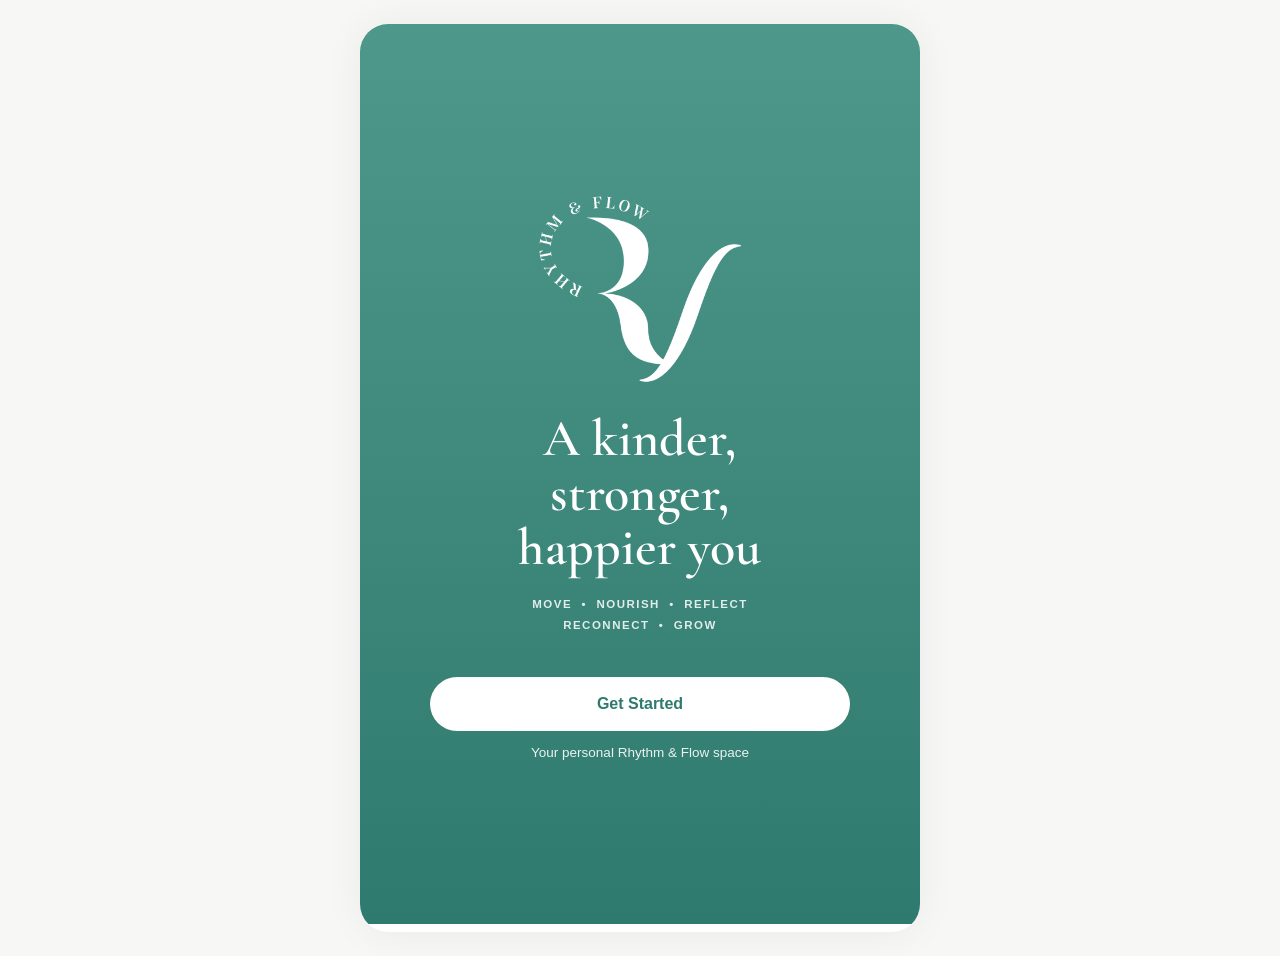
<file: backend/RhythmFlow.Api/wwwroot/app/index.html>
<!doctype html>
<html lang="en">
<head>
  <meta charset="utf-8">
  <meta name="viewport" content="width=device-width, initial-scale=1, viewport-fit=cover">
  <title>Rhythm &amp; Flow</title>
  <meta name="description" content="Rhythm &amp; Flow: movement, classes and reflection, in your pocket.">
  <meta name="theme-color" content="#2F7A6E">
  <meta name="apple-mobile-web-app-capable" content="yes">
  <meta name="mobile-web-app-capable" content="yes">
  <meta name="apple-mobile-web-app-status-bar-style" content="default">
  <meta name="apple-mobile-web-app-title" content="Rhythm &amp; Flow">
  <meta name="format-detection" content="telephone=no">
  <link rel="manifest" href="manifest.webmanifest">
  <link rel="apple-touch-icon" href="img/icon-180.png">
  <link rel="icon" type="image/png" href="img/icon-192.png">
  <link rel="stylesheet" href="app.css">
</head>
<body>
  <div id="app">
    <main id="view" tabindex="-1" aria-live="polite"></main>
    <nav id="tabs" aria-label="Main" hidden></nav>
  </div>
  <div id="overlay" hidden></div>
  <div id="toast" role="status" aria-live="polite" hidden></div>
  <noscript><p style="padding:24px;font-family:system-ui">Rhythm &amp; Flow needs JavaScript to run. Please turn it on in your browser settings.</p></noscript>
  <script src="js/core.js"></script>
  <script src="js/demo.js"></script>
  <script src="js/auth.js"></script>
  <script src="js/main.js"></script>
  <script src="js/events.js"></script>
  <script src="js/plans.js"></script>
  <script src="js/more.js"></script>
  <script src="js/admin.js"></script>
  <script src="js/boot.js"></script>
</body>
</html>
</file>
<file: backend/RhythmFlow.Api/wwwroot/app/app.css>
/* Rhythm & Flow: mobile web app. Brand colours match the Android app (Theme.kt). */
@font-face {
  font-family: "Cormorant Garamond";
  src: url(fonts/cormorant.ttf) format("truetype");
  font-weight: 300 700; font-style: normal; font-display: swap;
}

:root {
  --teal: #4E978B; --teal-deep: #2F7A6E; --teal-soft: #E3F0ED; --teal-mist: #F0F7F5;
  --tang: #E3633D; --tang-deep: #B5421E; --tang-soft: #FCE9E2;
  --ink: #1B1B1B; --muted: #5F6663; --line: #DADADA; --canvas: #F7F8F6; --surface: #F3F4F2; --error: #B3261E;
  --shadow: 0 6px 18px rgba(27, 61, 56, .10), 0 1px 3px rgba(27, 61, 56, .08);
  --head: "Cormorant Garamond", Georgia, "Times New Roman", serif;
  --body: -apple-system, BlinkMacSystemFont, "SF Pro Text", "Segoe UI", Roboto, "Helvetica Neue", Arial, sans-serif;
  --safe-top: env(safe-area-inset-top, 0px); --safe-bottom: env(safe-area-inset-bottom, 0px);
}
* { box-sizing: border-box; -webkit-tap-highlight-color: transparent; }
html { -webkit-text-size-adjust: 100%; }
body { margin: 0; background: var(--canvas); color: var(--ink); font: 16px/1.5 var(--body); }
#app { max-width: 560px; margin: 0 auto; min-height: 100vh; min-height: 100dvh; background: #fff; position: relative; display: flex; flex-direction: column; box-shadow: 0 0 40px rgba(0,0,0,.06); }
#view { flex: 1; outline: none; padding-top: var(--safe-top); padding-bottom: 8px; }
img { max-width: 100%; }
a { color: var(--teal-deep); }
h1, h2, h3, .head { font-family: var(--head); font-weight: 600; line-height: 1.1; margin: 0; letter-spacing: .1px; }
h1 { font-size: 38px; } h2 { font-size: 28px; } h3 { font-size: 21px; font-weight: 700; }
p { margin: 0; }
.muted { color: var(--muted); } .small { font-size: 13.5px; } .center { text-align: center; }
.grow { flex: 1; min-width: 0; }
.stack { display: flex; flex-direction: column; gap: 12px; } .stack-sm { display: flex; flex-direction: column; gap: 8px; }
.row { display: flex; align-items: center; gap: 12px; } .between { justify-content: space-between; }
.pad { padding: 0 20px; } .pt { padding-top: 16px; } .mt { margin-top: 20px; } .mt-s { margin-top: 10px; } .mb { margin-bottom: 20px; }
.hidden { display: none !important; }
.clamp2 { display: -webkit-box; -webkit-line-clamp: 2; -webkit-box-orient: vertical; overflow: hidden; }
.sr-only { position: absolute; width: 1px; height: 1px; overflow: hidden; clip: rect(0 0 0 0); white-space: nowrap; }

.ic { width: 24px; height: 24px; fill: currentColor; flex: none; }
.ic.sm { width: 18px; height: 18px; } .ic.lg { width: 34px; height: 34px; }

/* header */
.top { display: flex; align-items: center; gap: 6px; padding: 12px 20px 8px; min-height: 64px; }
.top h2 { flex: 1; }
.top .sub { color: var(--muted); font-size: 14px; margin-top: 2px; }
.iconbtn { width: 48px; height: 48px; border: 0; background: transparent; color: var(--ink); border-radius: 50%; display: grid; place-items: center; cursor: pointer; position: relative; margin-left: -12px; }
.iconbtn.right { margin: 0 -10px 0 0; }
.iconbtn:active { background: var(--surface); }
.badge { position: absolute; top: 4px; right: 2px; background: var(--tang-deep); color: #fff; font-size: 11px; font-weight: 700; min-width: 18px; height: 18px; border-radius: 9px; display: grid; place-items: center; padding: 0 4px; }

/* cards, buttons, pills */
.card { display: block; background: #fff; border-radius: 22px; box-shadow: var(--shadow); padding: 16px; color: inherit; text-decoration: none; transition: transform .12s ease; }
a.card:active, button.card:active { transform: scale(.985); }
.card.tint { background: var(--teal-soft); box-shadow: none; } .card.tang { background: var(--tang-soft); box-shadow: none; } .card.mist { background: var(--teal-mist); }
.card.flat { box-shadow: none; border: 1px solid var(--line); }
.btn { display: flex; align-items: center; justify-content: center; gap: 8px; width: 100%; min-height: 54px; padding: 12px 24px; border: 0; border-radius: 28px; font: 600 16px var(--body); color: #fff; text-decoration: none; cursor: pointer;
  background: linear-gradient(90deg, #3B8C7F, var(--teal-deep)); box-shadow: 0 8px 18px rgba(47,122,110,.28); transition: transform .12s ease; }
.btn:active { transform: scale(.97); }
.btn.accent { background: linear-gradient(90deg, #C9502B, var(--tang-deep)); box-shadow: 0 8px 18px rgba(181,66,30,.28); }
.btn.secondary { background: #fff; color: var(--ink); border: 1px solid var(--line); box-shadow: none; }
.btn.danger { background: #fff; color: var(--tang-deep); border: 1px solid var(--tang-deep); box-shadow: none; }
.btn[disabled], .btn.disabled { background: var(--line); color: var(--muted); box-shadow: none; cursor: default; }
.btn.small { min-height: 44px; width: auto; padding: 8px 18px; font-size: 14.5px; }
.linkbtn { background: none; border: 0; color: var(--teal-deep); font: 600 15px var(--body); padding: 12px 8px; min-height: 44px; cursor: pointer; text-decoration: none; }
.linkbtn.danger { color: var(--error); }
.pill { display: inline-block; background: var(--teal-soft); color: var(--teal-deep); font-size: 12.5px; font-weight: 600; padding: 3px 11px; border-radius: 20px; white-space: nowrap; }
.pill.grey { background: var(--surface); color: var(--muted); } .pill.tang { background: var(--tang-soft); color: var(--tang-deep); } .pill.solid { background: var(--tang-deep); color: #fff; }
.pills { display: flex; flex-wrap: wrap; gap: 6px; margin-top: 8px; }
.chips { display: flex; gap: 8px; overflow-x: auto; padding: 4px 20px 8px; scrollbar-width: none; -webkit-overflow-scrolling: touch; }
.chips::-webkit-scrollbar { display: none; }
.chip { flex: none; min-height: 44px; padding: 8px 18px; border-radius: 22px; border: 1px solid var(--line); background: #fff; color: var(--ink); font: 600 15px var(--body); cursor: pointer; }
.chip.on { background: var(--teal-deep); border-color: var(--teal-deep); color: #fff; }

/* forms */
.field { position: relative; margin-bottom: 14px; }
.field label { display: block; font-size: 13px; color: var(--muted); margin: 0 0 4px 6px; font-weight: 600; }
.field input, .field textarea { width: 100%; font: 16px var(--body); padding: 15px 16px; border: 1px solid var(--line); border-radius: 16px; background: #fff; color: var(--ink); outline: none; appearance: none; -webkit-appearance: none; }
.field textarea { min-height: 110px; resize: vertical; }
.field input:focus, .field textarea:focus { border-color: var(--teal-deep); box-shadow: 0 0 0 3px rgba(47,122,110,.18); }
.field.err input, .field.err textarea { border-color: var(--error); }
.field .msg { color: var(--error); font-size: 13px; margin: 4px 0 0 8px; }
.field .eye { position: absolute; right: 4px; bottom: 4px; height: 46px; width: 46px; border: 0; background: none; color: var(--teal); cursor: pointer; display: grid; place-items: center; }
.formerr { color: var(--error); font-size: 14.5px; margin: 0 0 12px; }

/* auth + welcome */
.authwrap { padding: 12px 24px 32px; }
.authwrap .logo { width: 130px; display: block; margin: 8px auto 6px; }
.authwrap h1 { text-align: center; font-size: 34px; margin-top: 6px; }
.authwrap .lead { text-align: center; color: var(--muted); margin: 6px 0 22px; }
.legal { font-size: 13px; color: var(--muted); text-align: center; margin: 4px 0 14px; }
.welcome { min-height: 100dvh; display: flex; flex-direction: column; align-items: center; justify-content: center; padding: 32px 28px; text-align: center; background: linear-gradient(180deg, var(--teal), var(--teal-deep)); color: #fff; gap: 18px; }
.welcome .logo { width: 210px; }
.welcome h1 { font-size: 52px; color: #fff; line-height: 1.05; } .welcome .eyebrow.tagline { color: rgba(255,255,255,.85); letter-spacing: 1.5px; line-height: 1.8; }
.btn.white { background: #fff; color: var(--teal-deep); box-shadow: none; }
.dialog p.muted { white-space: pre-line; }
.eyebrow { font-size: 11.5px; letter-spacing: 2px; color: var(--teal-deep); font-weight: 700; }

/* home */
.greet { padding: 4px 20px 0; } .greet h1 { font-size: 36px; }
.moods { display: grid; grid-template-columns: repeat(3, 1fr); gap: 10px; padding: 0 20px; }
.mood { border: 2px solid transparent; border-radius: 20px; padding: 14px 4px 12px; text-align: center; font: 500 13px var(--body); color: var(--ink); cursor: pointer; min-height: 88px; display: flex; flex-direction: column; align-items: center; gap: 6px; transition: transform .12s ease; }
.mood .em { font-size: 26px; line-height: 1; }
.mood:active { transform: scale(.96); } .mood.on { border-color: var(--ink); }
.sect { display: flex; align-items: center; justify-content: space-between; padding: 0 20px; margin: 22px 0 8px; }
.cards3 { display: grid; grid-template-columns: repeat(3, 1fr); gap: 10px; padding: 0 20px; }
.rhythm { min-height: 118px; border-radius: 22px; padding: 12px; display: flex; flex-direction: column; justify-content: flex-end; text-decoration: none; color: var(--ink); box-shadow: var(--shadow); }
.rhythm h3 { font-size: 18px; } .rhythm span { font-size: 12.5px; color: var(--muted); }
.stat { text-align: center; padding: 14px 6px; } .stat b { display: block; font: 700 28px var(--head); color: var(--teal-deep); } .stat span { font-size: 12px; color: var(--muted); }
.banner { background: linear-gradient(135deg, #000, #2B3A37); color: #fff; border-radius: 24px; padding: 20px; position: relative; overflow: hidden; }
.banner h2 { color: #fff; font-size: 26px; } .banner p { color: rgba(255,255,255,.85); margin: 6px 0 14px; font-size: 14.5px; }
.bar { height: 6px; border-radius: 4px; background: var(--teal-soft); overflow: hidden; margin-top: 10px; } .bar i { display: block; height: 100%; background: var(--teal-deep); border-radius: 4px; }
.hint { background: var(--teal-mist); border: 1px solid var(--teal-soft); border-radius: 16px; padding: 12px 14px; font-size: 14px; display: flex; gap: 10px; align-items: flex-start; }

/* lists */
.list { display: flex; flex-direction: column; gap: 12px; padding: 4px 20px 16px; }
.lesson { display: flex; align-items: center; gap: 14px; }
.thumb { position: relative; width: 84px; height: 84px; border-radius: 16px; flex: none; display: grid; place-items: center; font-size: 34px; background: linear-gradient(135deg, var(--teal-deep), var(--teal)); }
.thumb.dance { background: linear-gradient(135deg, var(--tang), #EE8E6E); } .thumb.barre { background: linear-gradient(135deg, #2B3A37, #4E978B); } .thumb.stretch { background: linear-gradient(135deg, var(--teal), #7DB8AD); } .thumb.meditation { background: linear-gradient(135deg, #3D4F6B, #7C94B8); }
.thumb.strength { background: linear-gradient(135deg, #8A3B2E, #C5604A); } .thumb.breathwork { background: linear-gradient(135deg, #3F7F99, #9AD0DE); }
.lockbadge { position: absolute; top: 4px; right: 4px; width: 26px; height: 26px; border-radius: 50%; background: rgba(0,0,0,.6); color: #fff; display: grid; place-items: center; } .lockbadge .ic { width: 14px; height: 14px; }
.round { width: 40px; height: 40px; border-radius: 50%; background: var(--teal-deep); color: #fff; display: grid; place-items: center; flex: none; } .round.off { background: var(--line); }
.round .ic { width: 22px; height: 22px; }
.progcards { display: flex; gap: 10px; overflow-x: auto; padding: 4px 20px 10px; scrollbar-width: none; -webkit-overflow-scrolling: touch; } .progcards::-webkit-scrollbar { display: none; }
.progcard { flex: none; width: 168px; min-height: 84px; display: flex; flex-direction: column; justify-content: space-between; gap: 6px; } .progcard h3 { font-size: 18px; }
.navrow { display: flex; align-items: center; gap: 14px; } .navrow .ic.lead { color: var(--teal-deep); } .navrow .chev { color: var(--muted); }
.search { position: relative; padding: 0 20px; } .search input { padding-left: 46px; } .search .ic { position: absolute; left: 36px; top: 15px; color: var(--teal); width: 22px; height: 22px; }
.empty { text-align: center; padding: 36px 28px; display: flex; flex-direction: column; align-items: center; gap: 8px; }
.empty .badge-ic { width: 64px; height: 64px; border-radius: 50%; background: var(--teal-soft); color: var(--teal-deep); display: grid; place-items: center; font-size: 28px; }
.err-box { text-align: center; padding: 32px 28px; display: flex; flex-direction: column; gap: 12px; align-items: center; color: var(--muted); }

/* lesson + player */
.hero { height: 220px; display: grid; place-items: center; font-size: 80px; position: relative; background: linear-gradient(135deg, var(--teal-deep), var(--teal)); margin-top: calc(var(--safe-top) * -1); padding-top: var(--safe-top); }
.hero.dance { background: linear-gradient(135deg, var(--tang), #EE8E6E); } .hero.barre { background: linear-gradient(135deg, #2B3A37, #4E978B); } .hero.stretch { background: linear-gradient(135deg, var(--teal), #7DB8AD); } .hero.meditation { background: linear-gradient(135deg, #3D4F6B, #7C94B8); }
.hero.strength { background: linear-gradient(135deg, #8A3B2E, #C5604A); } .hero.breathwork { background: linear-gradient(135deg, #3F7F99, #9AD0DE); }
.hero .iconbtn { position: absolute; top: calc(10px + var(--safe-top)); left: 10px; color: #fff; margin: 0; } .hero .iconbtn.fav { left: auto; right: 10px; }
.needs { display: grid; grid-template-columns: repeat(3, 1fr); gap: 10px; } .needs .card { text-align: center; font-size: 13.5px; padding: 14px 6px; box-shadow: none; background: var(--teal-mist); }
.player { background: #000; min-height: 100vh; min-height: 100dvh; display: flex; flex-direction: column; justify-content: center; margin-top: calc(var(--safe-top) * -1); }
.player video { width: 100%; max-height: 100dvh; background: #000; }
.player .back { position: absolute; top: calc(10px + var(--safe-top)); left: 10px; color: #fff; z-index: 2; background: rgba(0,0,0,.45); margin: 0; }
.player .msg { color: #fff; text-align: center; padding: 24px; display: flex; flex-direction: column; gap: 14px; align-items: center; }

/* tabs */
#tabs { position: sticky; bottom: 0; display: flex; background: #fff; border-top: 1px solid var(--surface); box-shadow: 0 -4px 18px rgba(27,61,56,.08); padding: 6px 4px calc(6px + var(--safe-bottom)); z-index: 5; }
#tabs a { flex: 1; display: flex; flex-direction: column; align-items: center; gap: 2px; padding: 6px 0; min-height: 52px; color: var(--muted); text-decoration: none; font-size: 12px; font-weight: 600; }
#tabs a .pillbg { width: 56px; height: 30px; border-radius: 15px; display: grid; place-items: center; }
#tabs a.on { color: var(--teal-deep); } #tabs a.on .pillbg { background: var(--teal-soft); }

/* misc */
.tabsbar { display: flex; border-bottom: 1px solid var(--line); margin: 0 0 14px; padding: 0 12px; overflow-x: auto; scrollbar-width: none; } .tabsbar::-webkit-scrollbar { display: none; }
.tabsbar button { flex: 1; background: none; border: 0; border-bottom: 3px solid transparent; padding: 12px 10px; font: 600 15px var(--body); color: var(--teal-deep); cursor: pointer; white-space: nowrap; min-height: 48px; }
.tabsbar button.on { border-bottom-color: var(--teal-deep); color: var(--ink); }
.price { font: 700 40px var(--head); } .price small { font: 400 15px var(--body); color: var(--muted); }
.feat { display: flex; gap: 8px; align-items: center; font-size: 15px; } .feat .ic { color: var(--teal); width: 20px; height: 20px; }
.kv { display: flex; justify-content: space-between; gap: 12px; padding: 4px 0; font-size: 15px; }
.avatar { width: 52px; height: 52px; border-radius: 50%; background: var(--teal-deep); color: #fff; display: grid; place-items: center; font: 600 24px var(--head); flex: none; }
.big-check { width: 84px; height: 84px; border-radius: 50%; background: var(--teal-deep); color: #fff; display: grid; place-items: center; margin: 0 auto; } .big-check .ic { width: 48px; height: 48px; }
.centerpage { min-height: 70vh; display: flex; flex-direction: column; align-items: center; justify-content: center; gap: 12px; padding: 28px; text-align: center; }
.dot { width: 10px; height: 10px; border-radius: 50%; background: var(--tang); flex: none; margin-top: 6px; }
.sk { background: linear-gradient(90deg, #eceeed 25%, #f6f7f6 37%, #eceeed 63%); background-size: 400% 100%; animation: sh 1.3s ease infinite; border-radius: 14px; }
@keyframes sh { 0% { background-position: 100% 50% } 100% { background-position: 0 50% } }

#overlay { position: fixed; inset: 0; background: rgba(0,0,0,.45); display: flex; align-items: center; justify-content: center; padding: 24px; z-index: 20; }
#overlay[hidden], #toast[hidden], #tabs[hidden] { display: none; }
.dialog { background: #fff; border-radius: 26px; padding: 24px; width: 100%; max-width: 420px; max-height: 86vh; overflow: auto; }
.dialog h3 { margin-bottom: 10px; } .dialog .acts { display: flex; justify-content: flex-end; gap: 6px; margin-top: 14px; }
#toast { position: fixed; left: 50%; transform: translateX(-50%); bottom: calc(86px + var(--safe-bottom)); background: #2a2d2c; color: #fff; padding: 12px 18px; border-radius: 14px; max-width: min(520px, 92vw); font-size: 14.5px; z-index: 30; box-shadow: 0 8px 24px rgba(0,0,0,.25); }

@media (min-width: 700px) { body { padding: 24px 0; } #app { min-height: calc(100vh - 48px); border-radius: 28px; overflow: hidden; } #view { padding-top: 0; } }
@media (prefers-reduced-motion: reduce) { * { animation: none !important; transition: none !important; } }

/* categories: the client's Stretch & Mobility line drawing is an SVG that takes the colour of its surroundings */
.catsvg { width: 1em; height: 1em; fill: #fff; display: block; } .thumb .catsvg { width: 40px; height: 40px; } .hero .catsvg { width: 96px; height: 96px; opacity: .85; }
/* every category icon is solid white: the emoji marks are turned into white silhouettes so they match the Stretch & Mobility figure */
.thumb > span:first-child, .hero > span { filter: brightness(0) invert(1); }
.rhythm.plain { background: linear-gradient(180deg, #fff, var(--surface)); } .rhythm.plain.tang { background: linear-gradient(180deg, #fff, var(--tang-soft)); } .rhythm.plain.tint { background: linear-gradient(180deg, #fff, var(--teal-soft)); }
.rhythm.plain h3 { font-size: 18px; }
.sheet { position: relative; background: #fff; border-radius: 28px 28px 0 0; margin-top: -28px; padding-bottom: 24px; }
.card.stat span, .stat span { display: block; }

/* events, plans, admin */
.row.wrap { flex-wrap: wrap; gap: 8px; }
.detail { display: flex; align-items: center; gap: 8px; font-size: 14.5px; } .detail .ic { color: var(--teal); }
.poster { display: block; width: 100%; height: 150px; object-fit: cover; border-radius: 14px; }
.check { display: flex; align-items: center; gap: 10px; font-size: 15px; min-height: 44px; } .check input { width: 22px; height: 22px; accent-color: var(--teal-deep); }
.field input[type="date"], .field input[type="time"] { min-height: 52px; }
.row > .field { flex: 1; min-width: 0; }
.spinner { width: 48px; height: 48px; border-radius: 50%; border: 5px solid var(--teal-soft); border-top-color: var(--teal-deep); animation: spin 1s linear infinite; }
@keyframes spin { to { transform: rotate(360deg); } }
details.policy summary { display: flex; justify-content: space-between; align-items: center; gap: 12px; cursor: pointer; list-style: none; min-height: 32px; }
details.policy summary::-webkit-details-marker { display: none; } details.policy .read { color: var(--teal-deep); font-weight: 600; } details.policy[open] .read::after { content: " less"; }
details.policy p { margin-top: 10px; }
.prewrap { white-space: pre-wrap; word-break: break-word; }
.dialog p { margin: 0 0 6px; }

/* a free practice from the studio's YouTube channel */
.ytwrap { position: relative; width: 100%; aspect-ratio: 16 / 9; background: #000; } .ytwrap iframe { position: absolute; inset: 0; width: 100%; height: 100%; border: 0; }
.ytnote { color: rgba(255,255,255,.85); text-align: center; padding: 16px 20px; font-size: 14.5px; } .ytnote a { color: #9ED6CB; font-weight: 600; }
.emojibox { width: 56px; height: 52px; text-align: center; font-size: 24px; border: 1px solid var(--line); border-radius: 14px; padding: 0; flex: none; }
input[type="color"] { width: 48px; height: 48px; border: 1px solid var(--line); border-radius: 12px; padding: 2px; background: #fff; flex: none; }
</file>
